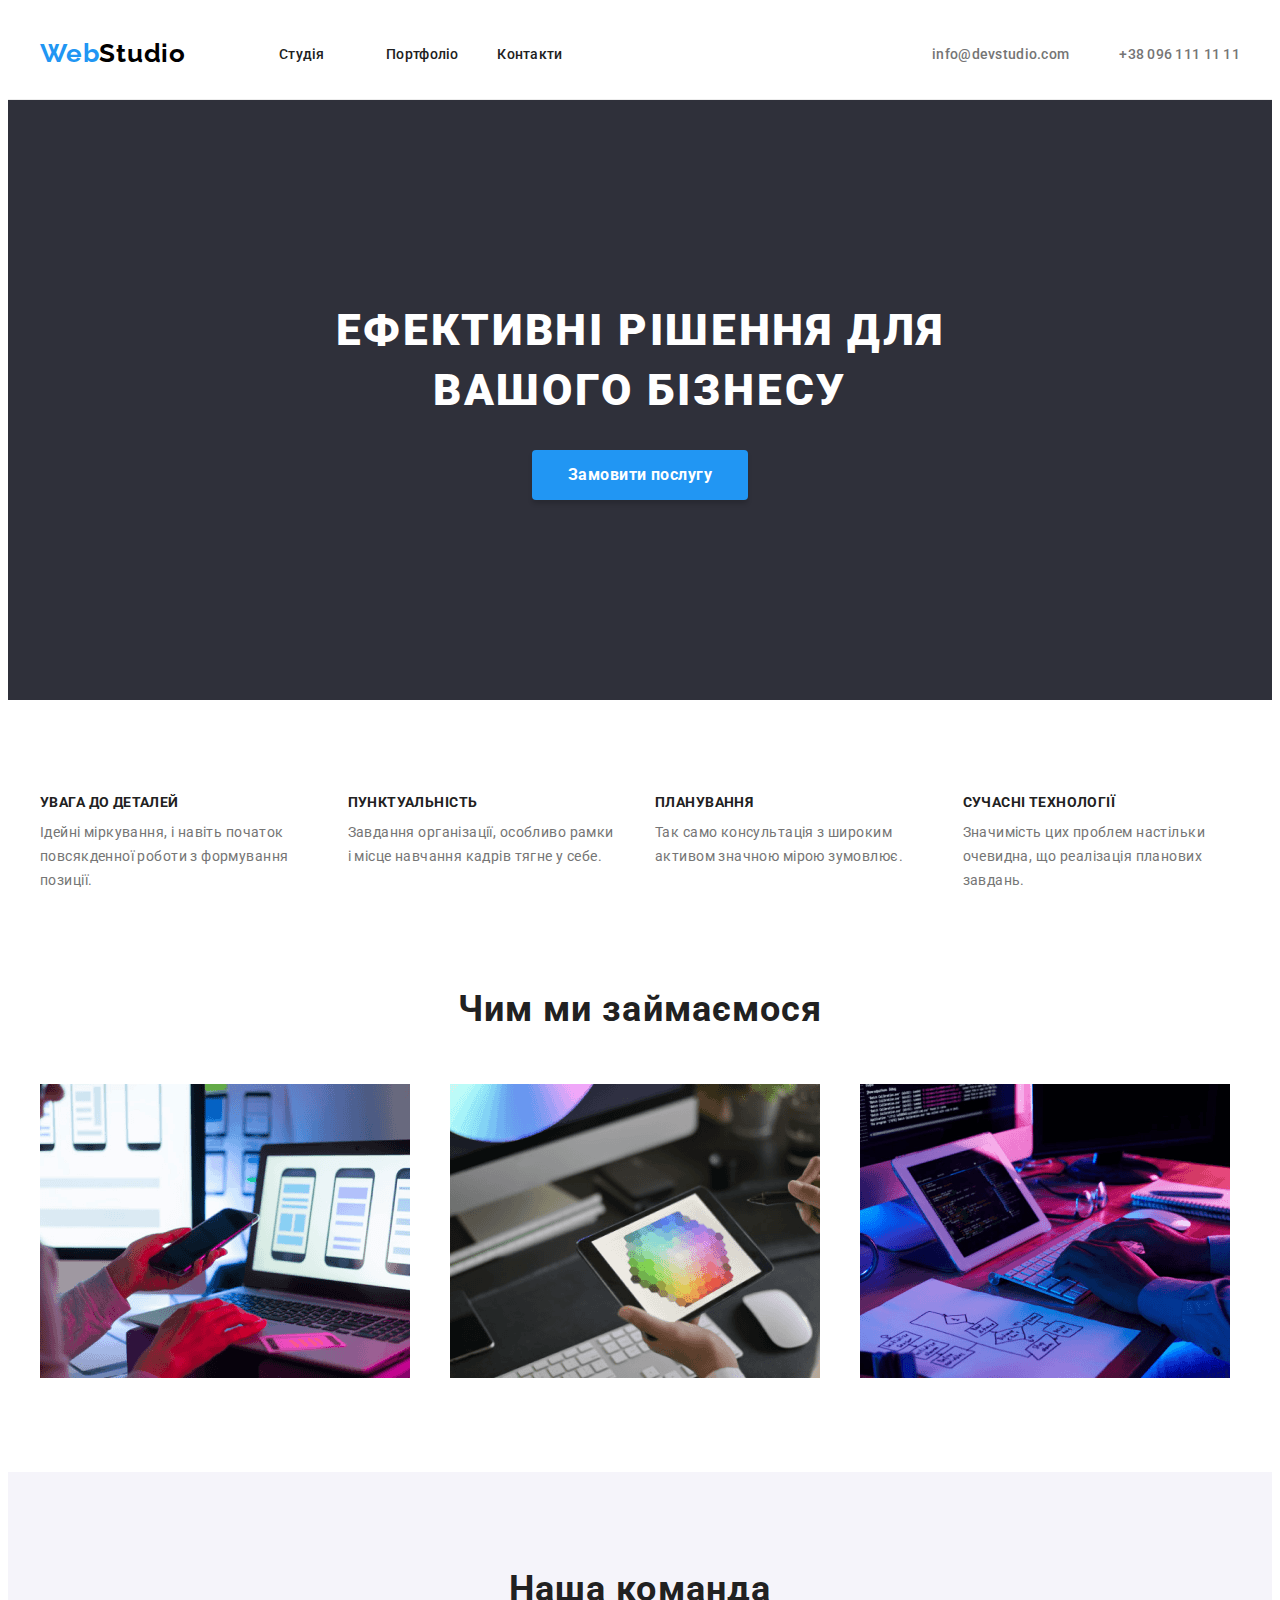
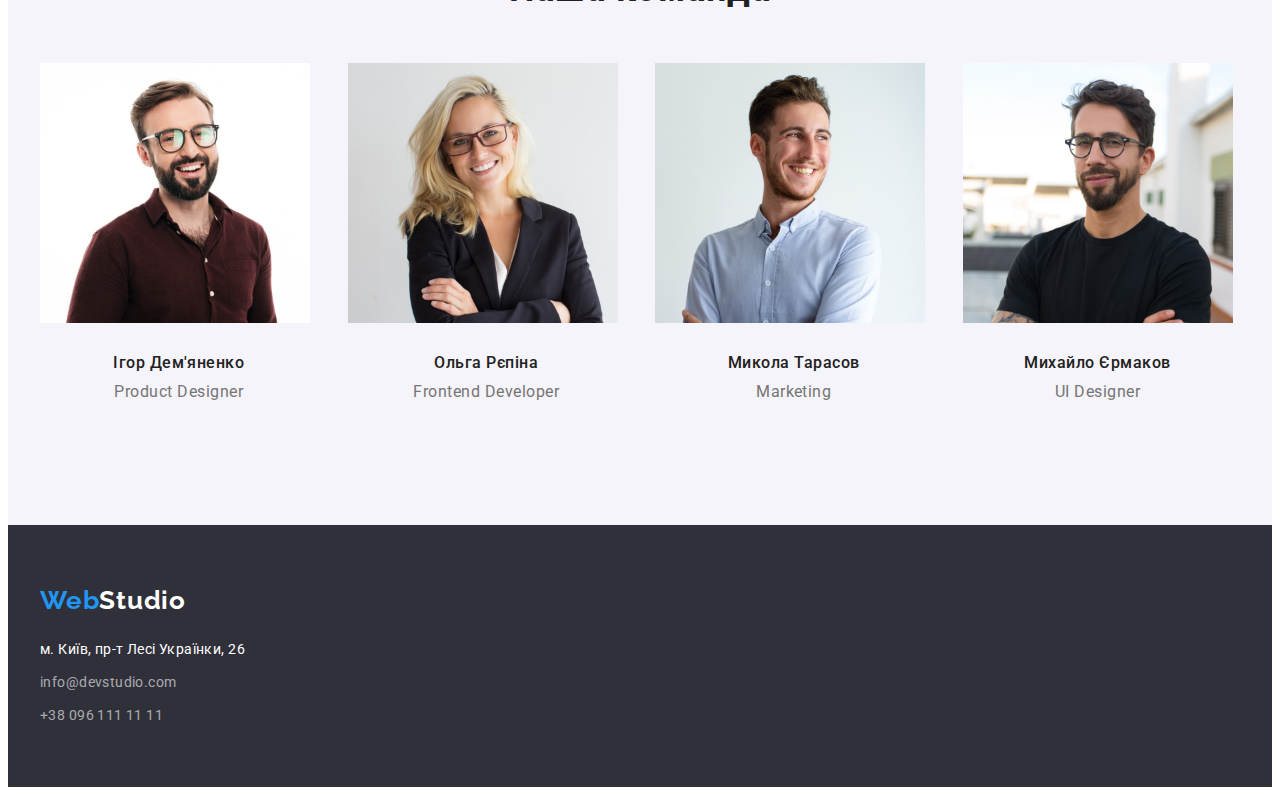
<file: index.html>
<!DOCTYPE html>
<html lang="uk">

<head>
    <meta charset="UTF-8" />
    <meta http-equiv="X-UA-Compatible" content="IE=edge" />
    <meta name="viewport" content="width=device-width, initial-scale=1.0" />
    <meta name="description" content="Ефективні рішення для вашого бізнесу, ідейні міркування, завдання організації, 
    консультація з широким активом, реалізація планових завдань." />
    <title>WebStudio</title>

    <!--main font-->
    <link rel="preconnect" href="https://fonts.googleapis.com">
    <link rel="preconnect" href="https://fonts.gstatic.com" crossorigin>
    <link href="https://fonts.googleapis.com/css2?family=Raleway:wght@700&family=Roboto:wght@400;500;700;900&display=swap"
        rel="stylesheet">

    <!-- Modern-normalize -->
    <link rel="stylesheet" href="https://cdnjs.cloudflare.com/ajax/libs/modern-normalize/1.1.0/modern-normalize.min.css"
            integrity="sha512-wpPYUAdjBVSE4KJnH1VR1HeZfpl1ub8YT/NKx4PuQ5NmX2tKuGu6U/JRp5y+Y8XG2tV+wKQpNHVUX03MfMFn9Q=="
            crossorigin="anonymous" referrerpolicy="no-referrer" />
            
    <!--custom styles-->
    <link rel="stylesheet" href="./css/styles.css" />
</head>

<body class="page">
    <header class="header">
        <div class="container header-container">
        <nav class="header-nav">
            <a class="logo" lang="en" href="./index.html">Web<span class="span-header">Studio</span></a>
            <ul class="header-list">
                <li class="header-item"><a class="header-studio" href="">Студія</a></li>
                <li class="header-item"><a class="header-project" href="./portfolio.html">Портфоліо</a></li>
                <li class="header-item"><a class="header-contact" href="">Контакти</a></li>
            </ul>
        </nav>
        <ul class="contact-list">
            <li class="contact-item"><a class="header-mail" href="mailto:info@devstudio.com">info@devstudio.com</a></li>
            <li class="contact-item"><a class="header-tel" href="tel:+380961111111">+38 096 111 11 11</a></li>
        </ul>
        </div>
    </header>
    <main>
        <!--Секція Ефективні рішення для вашого бізнесу (BG)-->
        <section class="bg-section"> 
            <div class="container">
            <h1 class="bg-title">Ефективні рішення для вашого бізнесу</h1>
            <button class="bg-button" type="button">Замовити послугу</button>
        </div>
        </section>
        <!-- Секція Наші переваги-->
        <section class="section advantages-section">
            <div class="container">
            <h2 class="visually-hidden">Наші переваги</h2>
            <ul class="advantages-list">
                <li class="advantages-item">
                    <h3 class="advantages-subtitle"> УВАГА ДО ДЕТАЛЕЙ</h3>
                    <p class="advantages-text">Ідейні міркування, і навіть початок повсякденної роботи з формування
                        позиції.</p>
                </li>
                <li class="advantages-item">
                    <h3 class="advantages-subtitle">ПУНКТУАЛЬНІСТЬ</h3>
                    <p class="advantages-text">Завдання організації, особливо рамки і місце навчання кадрів тягне у себе.
                    </p>
                </li>
                <li class="advantages-item">
                    <h3 class="advantages-subtitle">ПЛАНУВАННЯ</h3>
                    <p class="advantages-text">Так само консультація з широким активом значною мірою зумовлює.</p>
                </li>
                <li class="advantages-item">
                    <h3 class="advantages-subtitle">СУЧАСНІ ТЕХНОЛОГІЇ</h3>
                    <p class="advantages-text">Значимість цих проблем настільки очевидна, що реалізація планових завдань.
                    </p>
                </li>
            </ul>
            </div>
        </section>
        <!--Чим ми займаємося-->
        <section class="section activity-section">
            <div class="container">
            <h2 class="title activity-title">Чим ми займаємося</h2>
            <ul class="activity-list">
                <li class="activity-item">
                    <img class="activity-img" src="./images/img-1.png" alt="планшет" width="370" height="294" />
                </li>
                <li class="activity-item">
                    <img class="activity-img" src="./images/img-2.png" alt="ноутбук смартфон" width="370"
                        height="294" />
                </li>
                <li class="activity-item">
                    <img class="activity-img" src="./images/img.png" alt="планшет мозаика" width="370" height="294" />
                </li>
            </ul>
            </div>
        </section>
        <!--Наша команда-->
        <section class="section team-section">
            <div class="container">
            <h2 class="title team-section-title">Наша команда</h2>
            <ul class="team-list">
                <li class="team-item">
                    <img class="team-img" src="./images/nameimg.jpg" alt="photo_igor_demyanenko" width="270"
                        height="260" />
                    <div class="teem-group">
                        <h3 class="team-name">Ігор Дем'яненко</h3>
                    <p class="team-position" lang="en">Product Designer</p>
                </div>
                </li>
                <li class="team-item">
                    <img class="team-img" src="./images/nameimg-1.jpg" alt="photo_olga_repina" width="270"
                        height="260" />
                        <div class="teem-group">
                    <h3 class="team-name">Ольга Рєпіна</h3>
                    <p class="team-position" lang="en">Frontend Developer</p>
                                </div>
                            </li>
                <li class="team-item">
                    <img class="team-img" src="./images/nameimg-2.jpg" alt="photo_mikola_tarasov" width="270"
                        height="260" />
                        <div class="teem-group">
                    <h3 class="team-name">Микола Тарасов</h3>
                    <p class="team-position" lang="en">Marketing</p>
                </div>
                </li>
                <li class="team-item">
                    <img class="team-img" src="./images/nameimg-3.jpg" alt="photo_mihailo_yermakov" width="270"
                        height="260" />
                        <div class="teem-group">
                    <h3 class="team-name">Михайло Єрмаков</h3>
                    <p class="team-position" lang="en">UI Designer</p>
                </div>
                </li>
            </ul>
            </div>
        </section>
    </main>
    <footer class="footer">
        <div class="container footer-container">
        <a class="logo" href="./index.html">Web<span class="span-footer">Studio</span></a>
        <address class="footer-adress">
            <ul class="footer-contact-list">
                <li class="footer-contact-item"><a class="footer-adress"
                        href="https://www.google.com.ua/maps/place/%D0%B1%D1%83%D0%BB.+%D0%9B%D0%B5%D1%81%D0%B8+%D0%A3%D0%BA%D1%80%D0%B0%D0%B8%D0%BD%D0%BA%D0%B8,+26,+%D0%9A%D0%B8%D0%B5%D0%B2,+02000/@50.4265807,30.5361971,17z/data=!4m13!1m7!3m6!1s0x40d4cf0e033ecbe9:0x57a4dffefec77da0!2z0LHRg9C7LiDQm9C10YHQuCDQo9C60YDQsNC40L3QutC4LCAyNiwg0JrQuNC10LIsIDAyMDAw!3b1!8m2!3d50.4265807!4d30.5383858!3m4!1s0x40d4cf0e033ecbe9:0x57a4dffefec77da0!8m2!3d50.4265807!4d30.5383858?hl=ru">м.
                        Київ, пр-т Лесі Українки, 26</a></li>
                <li class="footer-contact-item"><a class="footer-mail" href="mailto:info@devstudio.com">info@devstudio.com</a>
                </li>
                <li class="footer-contact-item"><a class="footer-tel" href="tel:+380961111111">+38 096 111 11 11</a> </li>
            </ul>
        </address>
        </div>
    </footer>
</body>

</html>
</file>
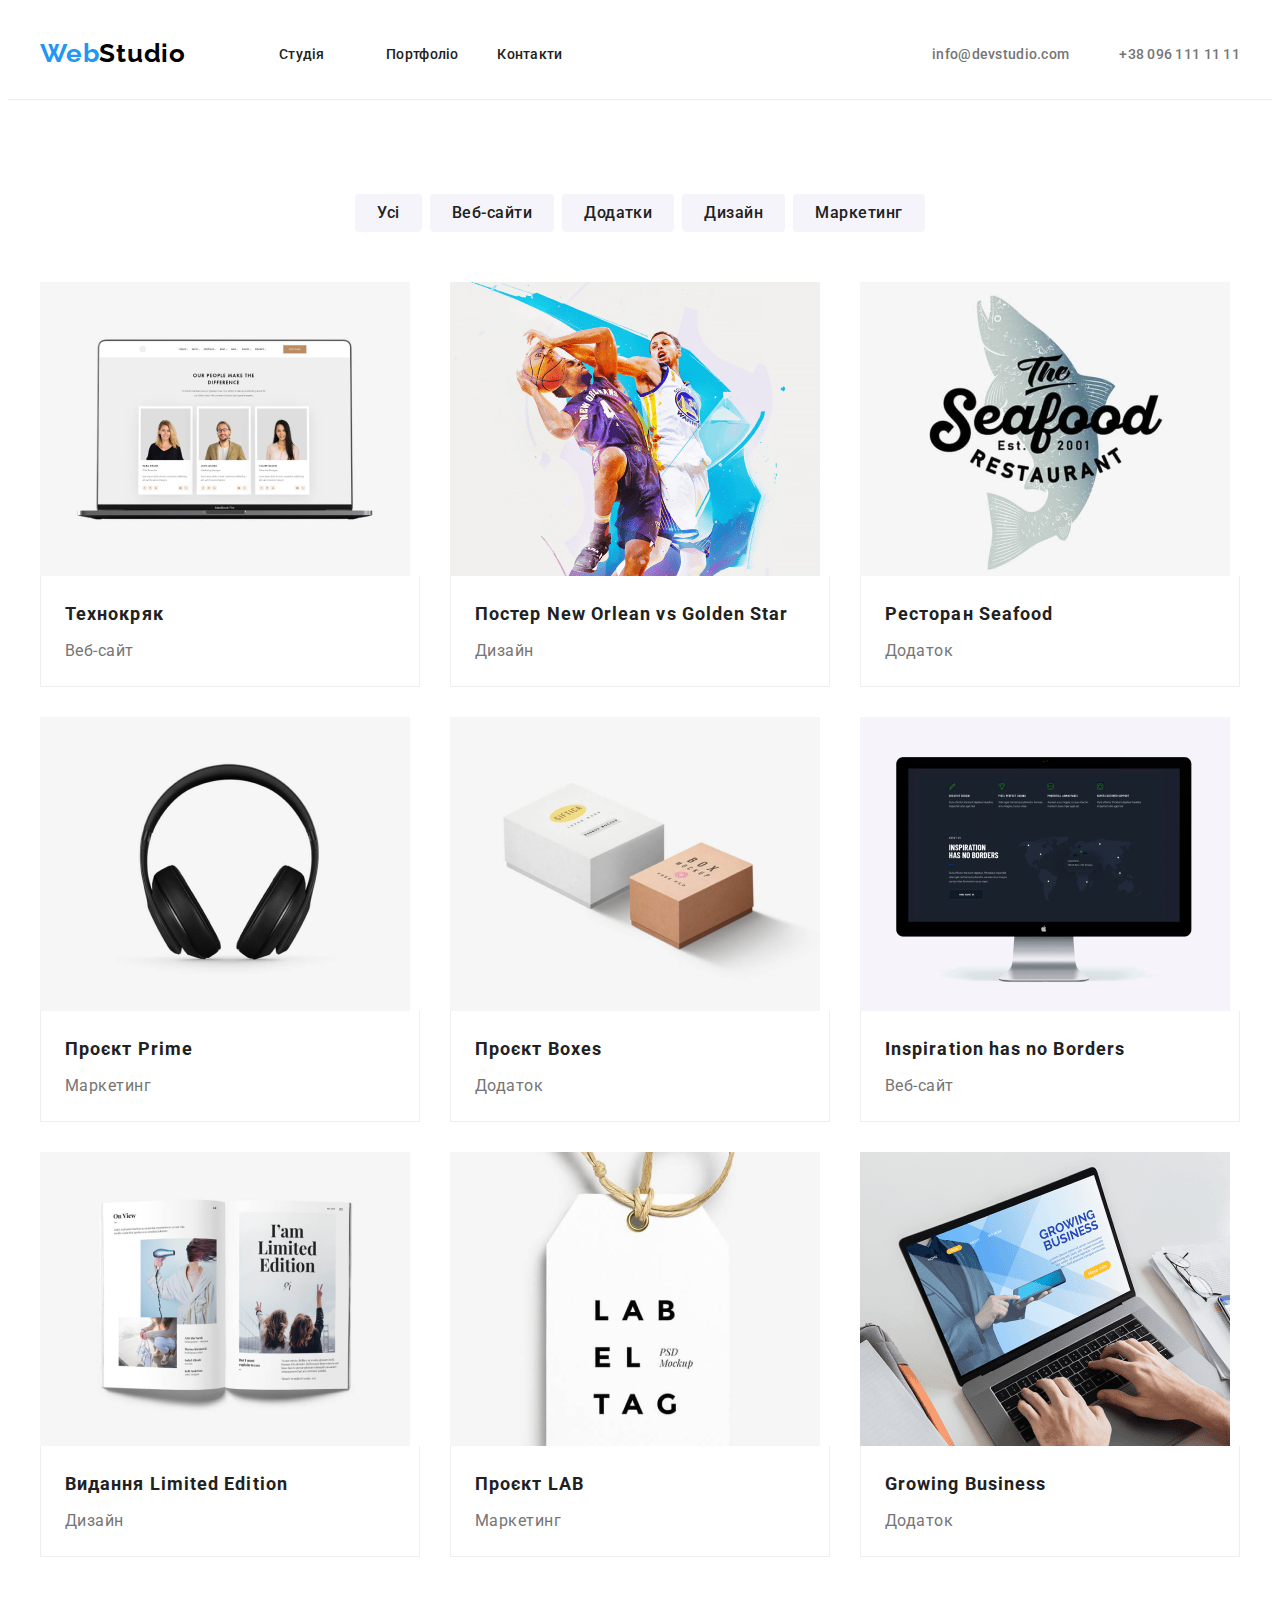
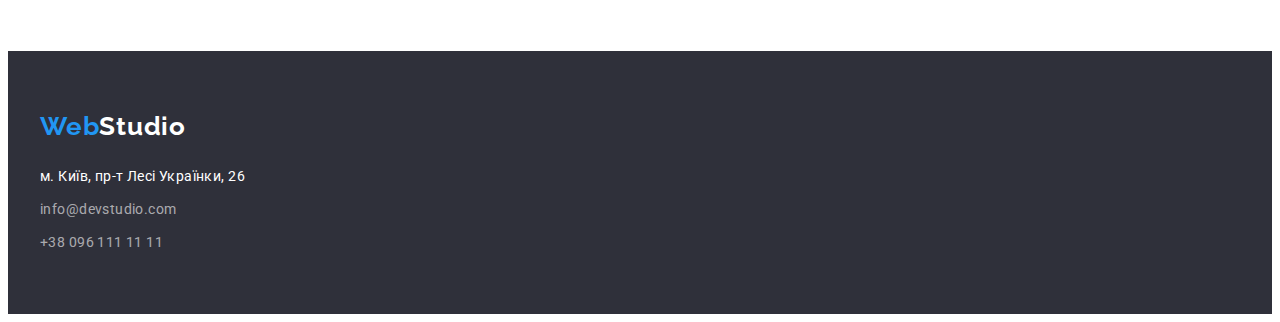
<file: portfolio.html>
<!DOCTYPE html>
<html lang="uk">

<head>
    <meta charset="UTF-8" />
    <meta http-equiv="X-UA-Compatible" content="IE=edge" />
    <meta name="viewport" content="width=device-width, initial-scale=1.0" />
    <meta name="description" content="Ефективні рішення для вашого бізнесу, ідейні міркування, завдання організації, 
    консультація з широким активом, реалізація планових завдань." />
    <title lang="en">Portfolio</title>

    <!--main font-->
<link rel="preconnect" href="https://fonts.googleapis.com">
<link rel="preconnect" href="https://fonts.gstatic.com" crossorigin>
<link href="https://fonts.googleapis.com/css2?family=Raleway:wght@700&family=Roboto:wght@400;500;700;900&display=swap"
    rel="stylesheet">

    <!-- Modern-normalize -->
    <link rel="stylesheet" href="https://cdnjs.cloudflare.com/ajax/libs/modern-normalize/1.1.0/modern-normalize.min.css"
        integrity="sha512-wpPYUAdjBVSE4KJnH1VR1HeZfpl1ub8YT/NKx4PuQ5NmX2tKuGu6U/JRp5y+Y8XG2tV+wKQpNHVUX03MfMFn9Q=="
        crossorigin="anonymous" referrerpolicy="no-referrer" />
    
    <!--custom styles-->
    <link rel="stylesheet" href="./css/styles.css" />
    </head>
    
    <body class="page">
        <header class="header">
            <div class="container header-container">
                <nav class="header-nav">
                    <a class="logo" lang="en" href="./index.html">Web<span class="span-header">Studio</span></a>
                    <ul class="header-list">
                        <li class="header-item"><a class="header-studio" href="./index.html">Студія</a></li>
                        <li class="header-item"><a class="header-project" href="./portfolio.html">Портфоліо</a></li>
                        <li class="header-item"><a class="header-contact" href="">Контакти</a></li>
                    </ul>
                </nav>
                <ul class="contact-list">
                    <li class="contact-item"><a class="header-mail" href="mailto:info@devstudio.com">info@devstudio.com</a>
                    </li>
                    <li class="contact-item"><a class="header-tel" href="tel:+380961111111">+38 096 111 11 11</a></li>
                </ul>
            </div>
        </header>
    <main>       
        <!--Секція Наші проекти - портфоліо-->
        <section class="section project-section">
            <div class="container">
            <h1 class="visually-hidden">Портфоліо</h1>
<ul class="project-button">
    <li><button class="filter-button" type="button">Усі</button></li>
    <li><button class="filter-button" type="button">Веб-сайти</button></li>
    <li><button class="filter-button" type="button">Додатки</button></li>
    <li><button class="filter-button" type="button">Дизайн</button></li>
    <li><button class="filter-button" type="button">Маркетинг</button></li>
</ul>
            <ul class="project-list">
                <li class="project-item"><a class="project-link" href=""><img class="project-img"
                            src="./images/portfolio/img.png" alt="наша команда фото" width="370" height="294">
                        <div class="project-group">
                            <h2 class="project-name">Технокряк</h2>
                        <p class="project-type">Веб-сайт</p>
                        </div>
                    </a></li>
                <li class="project-item"><a class="project-link" href=""><img class="project-img"
                            src="./images/portfolio/img-1.png" alt="постер New Orlean vs Golden Star" width="370"
                            height="294">
                        <div class="project-group">
                            <h2 class="project-name">Постер New Orlean vs Golden Star</h2>
                        <p class="project-type">Дизайн</p>
                        </div>
                    </a></li>
                <li class="project-item"><a class="project-link" href=""><img class="project-img"
                            src="./images/portfolio/img-2.png" alt="логотип ресторан Seafood" width="370" height="294">
                        <div class="project-group">
                            <h2 class="project-name">Ресторан Seafood</h2>
                        <p class="project-type">Додаток</p>
                        </div>
                    </a></li>
                <li class="project-item"><a class="project-link" href=""><img class="project-img"
                            src="./images/portfolio/img-3.png" alt="навушники" width="370" height="294">
                        <div class="project-group">
                            <h2 class="project-name">Проєкт Prime</h2>
                        <p class="project-type">Маркетинг</p>
                        </div>
                    </a></li>
                <li class="project-item"><a class="project-link" href=""><img class="project-img"
                            src="./images/portfolio/img-4.png" alt="коробки паперові" width="370" height="294">
                        <div class="project-group">
                            <h2 class="project-name">Проєкт Boxes</h2>
                        <p class="project-type">Додаток</p>
                        </div>
                    </a></li>
                <li class="project-item"><a class="project-link" href=""><img class="project-img"
                            src="./images/portfolio/img-5.png" alt="монітор" width="370" height="294">
                        <div class="project-group">
                            <h2 class="project-name">Inspiration has no Borders</h2>
                        <p class="project-type">Веб-сайт</p>
                        </div>
                    </a></li>
                <li class="project-item"><a class="project-link" href=""><img class="project-img"
                            src="./images/portfolio/img-6.png" alt="книга" width="370" height="294">
                        <div class="project-group">
                            <h2 class="project-name">Видання Limited Edition</h2>
                        <p class="project-type">Дизайн</p>
                        </div>
                    </a></li>
                <li class="project-item"><a class="project-link" href=""><img class="project-img"
                            src="./images/portfolio/img-7.png" alt="лейбл" width="370" height="294">
                        <div class="project-group">
                            <h2 class="project-name">Проєкт LAB</h2>
                        <p class="project-type">Маркетинг</p>
                        </div>
                    </a></li>
                <li class="project-item"><a class="project-link" href=""><img class="project-img"
                            src="./images/portfolio/img-8.png" alt="ноутбук" width="370" height="294">
                        <div class="project-group">
                            <h2 class="project-name">Growing Business</h2>
                        <p class="project-type">Додаток</p>
                        </div>
                    </a></li>
            </ul>
            </div>
        </section>
    </main>
<footer class="footer">
    <div class="container footer-container">
        <a class="logo" href="./index.html">Web<span class="span-footer">Studio</span></a>
        <address class="footer-adress">
            <ul class="footer-contact-list">
                <li class="footer-contact-item"><a class="footer-adress"
                        href="https://www.google.com.ua/maps/place/%D0%B1%D1%83%D0%BB.+%D0%9B%D0%B5%D1%81%D0%B8+%D0%A3%D0%BA%D1%80%D0%B0%D0%B8%D0%BD%D0%BA%D0%B8,+26,+%D0%9A%D0%B8%D0%B5%D0%B2,+02000/@50.4265807,30.5361971,17z/data=!4m13!1m7!3m6!1s0x40d4cf0e033ecbe9:0x57a4dffefec77da0!2z0LHRg9C7LiDQm9C10YHQuCDQo9C60YDQsNC40L3QutC4LCAyNiwg0JrQuNC10LIsIDAyMDAw!3b1!8m2!3d50.4265807!4d30.5383858!3m4!1s0x40d4cf0e033ecbe9:0x57a4dffefec77da0!8m2!3d50.4265807!4d30.5383858?hl=ru">м.
                        Київ, пр-т Лесі Українки, 26</a></li>
                <li class="footer-contact-item"><a class="footer-mail"
                        href="mailto:info@devstudio.com">info@devstudio.com</a>
                </li>
                <li class="footer-contact-item"><a class="footer-tel" href="tel:+380961111111">+38 096 111 11 11</a>
                </li>
            </ul>
        </address>
    </div>
</footer>


</body>

</html>
</file>
<file: css/styles.css>
:root {
  /* font */
  --main-font: 'Roboto', sans-serif;

  /* txt-cl */
  --main-title-cl: #212121;
  --main-txt-cl: #757575;
  --main-acsent-cl: #2196f3;
  --main-nav-cl: #000000;
  --main-contact-cl: rgba(255, 255, 255, 0.6);

  /* bg-cl */
  --main-bg-cl: #ffffff;
  --main-bg: #2f303a;
  --main-bg-commands: #f5f4fa;

  /* athers */
  --main-font-weight900: 900;
  --main-font-weight700: 700;
  --main-font-weight500: 500;
  --border-radius: 4px;
}
/* base styles */
body {
  font-family: var(--main-font);
  line-height: calc(24 / 14);
  letter-spacing: 0.03em;
  color: var(--main-txt-cl);
  letter-spacing: 0.02em;
}
/* reset */
h1,
h2,
h3,
h4,
h5,
h6,
p {
  margin: 0;
}
img {
  display: block;
}
.link {
  text-decoration: none;
  color: currentColor;
}
.list {
  list-style: none;
  margin: 0;
  padding: 0;
}

/* header */
.header-container {
  display: flex;
  align-items: center;
}
.header-nav {
  display: flex;
  align-items: center;
  margin-right: auto;
}
.header-list {
  display: flex;
  align-items: center;
  padding-top: 32px;
  padding-bottom: 32px;
}
.header-item:not(:last-child) {
  width: calc((100% - 100px) / 3);
  margin-right: 50px;
}
.contact-list {
  display: flex;
  align-items: center;
  padding-top: 32px;
  padding-bottom: 32px;
}
.contact-item:not(:last-child) {
  margin-right: 50px;
}
.container {
  width: 1200px;
  margin: 0 auto;
  padding-left: 15px;
  padding-right: 15px;

  /* outline: 2px solid red; */
}
.header {
  background-color: var(--main-bg-cl);
  border-bottom: 1px solid #ececec;
}
.logo {
  font-family: 'Raleway', sans-serif;
  color: var(--main-acsent-cl);
  font-style: normal;
  font-weight: 700;
  font-size: 26px;
  line-height: 31px;
  letter-spacing: 0.03em;
  margin-right: 93px;
}
.span-header {
  color: var(--main-nav-cl);
}
.span-footer {
  color: var(--main-bg-cl);
}
a {
  text-decoration: none;
}
ul {
  list-style: none;
  margin: 0;
  padding: 0;
}
.header-studio,
.header-project,
.header-contact,
.header-mail,
.header-tel {
  font-size: 14px;
  font-weight: var(--main-font-weight500);
  line-height: calc(16 / 14);
  letter-spacing: 0.02em;
}
.header-studio:hover,
.header-project:hover,
.header-contact:hover,
.header-mail:hover,
.header-tel:hover {
  color: var(--main-acsent-cl);
}
.header-studio:focus,
.header-project:focus,
.header-contact:focus,
.header-mail:focus,
.header-tel:focus {
  color: var(--main-acsent-cl);
}
.header-studio,
.header-project,
.header-contact {
  color: var(--main-title-cl);
}

.header-mail,
.header-tel {
  color: var(--main-txt-cl);
}
.bg-section {
  background-color: var(--main-bg);
  padding-top: 200px;
  padding-bottom: 200px;
  text-align: center;
}
h1 {
  font-size: 44px;
  line-height: calc(60 / 44);
  text-align: center;
  letter-spacing: 0.06em;
  text-transform: uppercase;
  color: var(--main-bg-cl);
  font-weight: var(--main-font-weight900);
  width: 696px;
  margin: auto;
  margin-bottom: 30px;
}
.bg-button {
  font-size: 16px;
  line-height: calc(30 / 16);
  box-shadow: 0px 4px 4px rgba(0, 0, 0, 0.15);
  border-radius: var(--border-radius);
  color: var(--main-bg-cl);
  background-color: var(--main-acsent-cl);
  font-weight: var(--main-font-weight700);
  cursor: pointer;
  width: 216px;
  min-height: 50px;
  border: 0;
}

.section {
  padding-top: 94px;
  padding-bottom: 94px;
}
/* advantages-section */

.visually-hidden {
  display: none;
}
.advantages-list {
  display: flex;
}
.advantages-item:not(:last-child) {
  width: calc((100% - 90px) / 4);
  margin-right: 30px;
}
.advantages-text {
  width: 270px;
}
.title {
  color: var(--main-title-cl);
  font-weight: var(--main-font-weight700);
  font-size: 36px;
  line-height: calc(42 / 32);
  letter-spacing: 0.03em;
  margin-bottom: 50px;
}
h3 {
  color: var(--main-title-cl);
}
.advantages-subtitle {
  font-weight: var(--main-font-weight700);
  font-size: 14px;
  line-height: calc(16 / 14);
  letter-spacing: 0.03em;
  text-transform: uppercase;
  margin-bottom: 10px;
}

/* activity-section */
.activity-section {
  padding-top: 0;
}
.activity-title {
  margin-bottom: 50px;
  text-align: center;
}
.activity-list {
  display: flex;
}
.activity-item:not(:last-child) {
  width: calc((100% - 60px) / 3);
  margin-right: 30px;
}

/* team-section */
p {
  font-size: 14px;
  line-height: calc(24 / 14);
  letter-spacing: 0.03em;
}
.team-section-title {
  text-align: center;
}
.team-list {
  display: flex;
}
.team-item:not(:last-child) {
  width: calc((100% - 90px) / 4);
  margin-right: 30px;
}
.teem-group {
  text-align: center;
  padding-top: 30px;
  padding-bottom: 30px;
}
.team-name {
  color: var(--main-title-cl);
  font-weight: var(--main-font-weight500);
  font-size: 16px;
  line-height: calc(19 / 16);
  letter-spacing: 0.03em;
  margin-bottom: 10px;
}
.team-position {
  font-size: 16px;
  line-height: calc(19 / 16);
  letter-spacing: 0.03em;
}
.team-section {
  background-color: var(--main-bg-commands);
}

/* footer */
.footer {
  background-color: var(--main-bg);
  padding-top: 60px;
  padding-bottom: 60px;
}
.footer-contact-list {
  margin-top: 20px;
}
.footer-contact-item:not(:last-child) {
  margin-bottom: 9px;
}
.footer-adress {
  color: var(--main-bg-cl);
  align-items: center;
}
.footer-tel,
.footer-mail {
  color: var(--main-contact-cl);
}
.footer-mail,
.footer-tel,
.footer-adress {
  font-style: normal;
  font-weight: 400;
  font-size: 14px;
  line-height: calc(24 / 14);
  letter-spacing: 0.03em;
}
.footer-mail:hover,
.footer-tel:hover,
.footer-adress:hover {
  color: var(--main-acsent-cl);
}
.footer-mail:focus,
.footer-tel:focus,
.footer-adress:focus {
  color: var(--main-acsent-cl);
}

/* portfolio */
/* .project-section {
  padding-top: 94px;
  padding-bottom: 94px;
} */
.project-button {
  display: flex;
  gap: 8px;
  margin-bottom: 50px;
  justify-content: center;
}
button {
  font-size: 16px;
  line-height: calc(26 / 16);
  letter-spacing: 0.03em;
  color: var(--main-title-cl);
  font-weight: var(--main-font-weight500);
  background-color: var(--main-bg-commands);
  font-family: inherit;
  cursor: pointer;
  border-radius: 4px;
  padding: 6px 22px;
  border: 0;
}
button:hover,
button:focus {
  color: var(--main-bg-cl);
  background-color: var(--main-acsent-cl);
}
.project-list {
  display: flex;
  flex-wrap: wrap;
}
.project-item {
  width: calc((100% - 60px) / 3);
  margin-right: 30px;
  margin-bottom: 30px;
}
.project-item:nth-child(3n) {
  margin-right: 0;
}
.project-item:nth-last-child(-n + 3) {
  margin-bottom: 0;
}
.project-group {
  padding: 20px 24px;
  border: 1px solid #eeeeee;
  border-top: 0;
}
.project-name {
  font-weight: 700;
  font-size: 18px;
  line-height: calc(36 / 18);
  letter-spacing: 0.06em;
  color: var(--main-title-cl);
  margin-bottom: 4px;
}
.project-type {
  font-size: 16px;
  line-height: calc(30 / 16);
  letter-spacing: 0.03em;
  color: var(--main-txt-cl);
  font-weight: 400;
}
</file>
